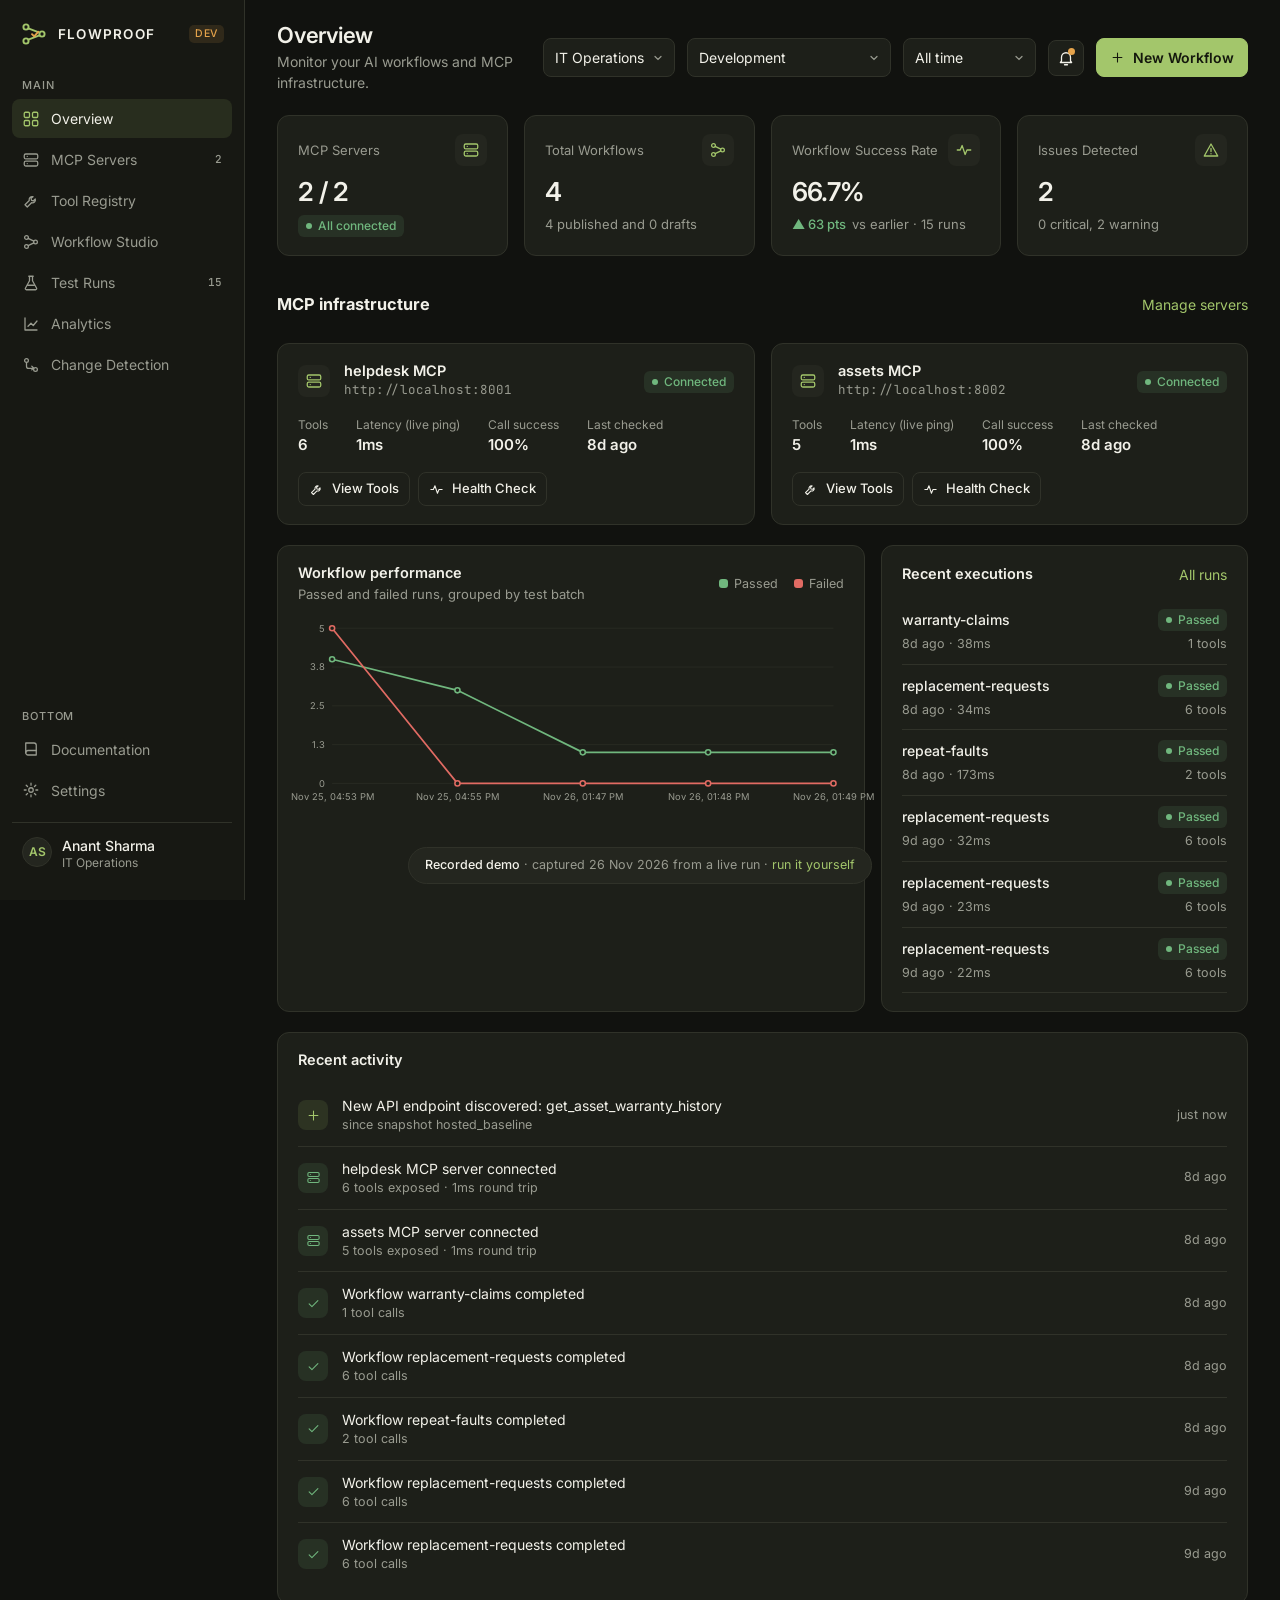
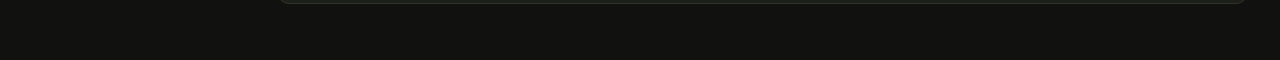
<file: docs/index.html>
<!doctype html>
<html lang="en">
<head>
<meta charset="utf-8">
<meta name="viewport" content="width=device-width,initial-scale=1">
<title>FlowProof</title>
<link rel="preconnect" href="https://fonts.googleapis.com">
<link rel="preconnect" href="https://fonts.gstatic.com" crossorigin>
<link href="https://fonts.googleapis.com/css2?family=Inter:wght@400;500;600&family=JetBrains+Mono:wght@400;500&display=swap" rel="stylesheet">
<link rel="stylesheet" href="app.css">
<script>window.FP_STATIC=true</script>
</head>
<body>
<div class="app">
  <aside id="side">
    <div class="logo">
      <svg viewBox="0 0 28 28" fill="none" stroke="#a3c66b" stroke-width="1.9" stroke-linecap="round" stroke-linejoin="round" aria-hidden="true"><circle cx="6" cy="7" r="2.6"/><circle cx="6" cy="21" r="2.6"/><circle cx="22" cy="14" r="2.6"/><path d="M8.3 8.4l11.2 4.2M8.3 19.6l11.2-4.2"/><path d="M12 14.2l2.2 2.2 4-4.6" stroke="#e5a34b"/></svg>
      <b>FLOWPROOF</b><span class="env">DEV</span>
    </div>
    <div class="nav" id="nav"></div>
    <div class="spacer"></div>
    <div class="nav" id="nav2"></div>
    <div class="me"><div class="avatar">AS</div><div><div style="font-weight:500">Anant Sharma</div><small>IT Operations</small></div></div>
  </aside>
  <main><div id="view"></div></main>
</div>
<div id="layer"></div>
<div class="toasts" id="toasts" role="status" aria-live="polite"></div>

<script src="app.js"></script>
<div class="rec-banner"><b>Recorded demo</b> · captured 26 Nov 2026 from a live run · <a href="https://github.com/anantsharma8055/flowproof">run it yourself</a></div>
</body>
</html>
</file>
<file: docs/app.css>
:root{
  color-scheme:dark;
  --bg:#11120f; --side:#171813; --card:#1d1f19; --elev:#24261f; --line:#303229;
  --acc:#a3c66b; --amb:#e5a34b; --ok:#70b77e; --err:#e16b63; --tx:#f2f1e9; --tx2:#999b90;
  --acc-bg:rgba(163,198,107,.12); --amb-bg:rgba(229,163,75,.12); --ok-bg:rgba(112,183,126,.12); --err-bg:rgba(225,107,99,.12);
  --sans:'Inter',system-ui,-apple-system,sans-serif; --mono:'JetBrains Mono',ui-monospace,Menlo,monospace;
  --ease:cubic-bezier(.2,.7,.2,1);
}
*{box-sizing:border-box}
html,body{margin:0;background:var(--bg);color:var(--tx);font:14px/1.5 var(--sans);-webkit-font-smoothing:antialiased}
button{font:inherit;color:inherit;cursor:pointer}
:focus-visible{outline:2px solid var(--acc);outline-offset:2px;border-radius:6px}
::selection{background:rgba(163,198,107,.35)}
.ic{width:18px;height:18px;fill:none;stroke:currentColor;stroke-width:1.7;stroke-linecap:round;stroke-linejoin:round;flex:none}
.ic.sm{width:15px;height:15px}.ic.lg{width:22px;height:22px}
.mono{font-family:var(--mono);font-size:12.5px}
.mut{color:var(--tx2)}.ok{color:var(--ok)}.err{color:var(--err)}.amb{color:var(--amb)}.acc{color:var(--acc)}

.app{display:grid;grid-template-columns:245px 1fr;min-height:100vh}
aside{background:var(--side);border-right:1px solid var(--line);position:fixed;inset:0 auto 0 0;width:245px;display:flex;flex-direction:column;padding:18px 12px;z-index:30;transition:transform .25s var(--ease)}
.logo{display:flex;align-items:center;gap:10px;padding:2px 8px 18px}
.logo svg{width:28px;height:28px}
.logo b{font-weight:600;letter-spacing:.09em;font-size:13.5px}
.env{margin-left:auto;font:500 10.5px/1 var(--sans);letter-spacing:.06em;color:var(--amb);background:var(--amb-bg);padding:4px 6px;border-radius:5px}
.nav-label{font:500 11px/1 var(--sans);letter-spacing:.08em;color:var(--tx2);padding:14px 10px 8px}
.nav a{display:flex;align-items:center;gap:11px;padding:9px 10px;border-radius:8px;color:var(--tx2);text-decoration:none;transition:background .15s,color .15s;margin-bottom:2px}
.nav a:hover{background:rgba(255,255,255,.04);color:var(--tx)}
.nav a.on{background:var(--acc-bg);color:var(--tx)}
.nav a.on .ic{color:var(--acc)}
.nav .count{margin-left:auto;font:500 11px/1 var(--mono);color:var(--tx2)}
.spacer{flex:1}
.me{display:flex;align-items:center;gap:10px;padding:12px 10px;border-top:1px solid var(--line);margin-top:10px}
.avatar{width:30px;height:30px;border-radius:50%;background:var(--elev);border:1px solid var(--line);display:grid;place-items:center;font-weight:600;font-size:12px;color:var(--acc)}
.me small{display:block;color:var(--tx2);font-size:12px;line-height:1.2}
main{grid-column:2;min-width:0}
.top{display:flex;align-items:center;gap:12px;flex-wrap:wrap;padding:22px 32px 0}
.top h1{font:600 22px/1.2 var(--sans);margin:0;letter-spacing:-.01em}
.top p{margin:3px 0 0;color:var(--tx2)}
.top .grow{flex:1;min-width:220px}
.page{padding:22px 32px 56px;display:grid;gap:20px}
.top .menu-btn{display:none}

.btn{display:inline-flex;align-items:center;gap:8px;border:1px solid var(--line);background:var(--card);padding:8px 13px;border-radius:8px;font-weight:500;transition:background .15s,border-color .15s,transform .1s}
.btn:hover{background:var(--elev);border-color:#41443a}
.btn:active{transform:translateY(1px)}
.btn.pri{background:var(--acc);border-color:var(--acc);color:#14170d;font-weight:600}
.btn.pri:hover{background:#b3d47b;border-color:#b3d47b}
.btn.sm{padding:6px 10px;font-size:13px}
.btn.danger{color:var(--err)}.btn.danger:hover{background:var(--err-bg);border-color:rgba(225,107,99,.4)}
.btn[disabled]{opacity:.55;cursor:progress}
.iconbtn{width:36px;height:36px;display:grid;place-items:center;border:1px solid var(--line);background:var(--card);border-radius:8px;position:relative;transition:background .15s}
.iconbtn:hover{background:var(--elev)}
.dot{position:absolute;top:7px;right:8px;width:7px;height:7px;border-radius:50%;background:var(--amb)}
select,input,textarea{background:var(--card);border:1px solid var(--line);color:var(--tx);border-radius:8px;padding:8px 11px;font:inherit;transition:border-color .15s}
select{appearance:none;padding-right:30px;background-image:url("data:image/svg+xml;utf8,<svg xmlns='http://www.w3.org/2000/svg' width='12' height='12' viewBox='0 0 24 24' fill='none' stroke='%23999b90' stroke-width='2.4' stroke-linecap='round'><path d='M6 9l6 6 6-6'/></svg>");background-repeat:no-repeat;background-position:right 10px center;cursor:pointer}
select:hover,input:hover,textarea:hover{border-color:#41443a}
input:focus,textarea:focus,select:focus{outline:none;border-color:var(--acc);box-shadow:0 0 0 3px rgba(163,198,107,.15)}
textarea{width:100%;resize:vertical;min-height:84px;line-height:1.5}
.field{display:grid;gap:6px}.field label{font-size:12.5px;color:var(--tx2)}
.search{position:relative}.search .ic{position:absolute;left:10px;top:9px;color:var(--tx2)}.search input{padding-left:34px;width:100%}
.seg{display:inline-flex;border:1px solid var(--line);border-radius:8px;overflow:hidden;background:var(--card)}
.seg button{background:none;border:0;padding:7px 12px;color:var(--tx2);font-weight:500;transition:background .15s,color .15s}
.seg button+button{border-left:1px solid var(--line)}
.seg button.on{background:var(--elev);color:var(--tx)}
.badge{display:inline-flex;align-items:center;gap:6px;font:500 12px/1 var(--sans);padding:5px 8px;border-radius:6px;white-space:nowrap}
.badge i{width:6px;height:6px;border-radius:50%;background:currentColor}
.badge.ok{background:var(--ok-bg);color:var(--ok)}.badge.err{background:var(--err-bg);color:var(--err)}.badge.amb{background:var(--amb-bg);color:var(--amb)}.badge.acc{background:var(--acc-bg);color:var(--acc)}.badge.mu{background:rgba(255,255,255,.06);color:var(--tx2)}
.method{font:500 11px/1 var(--mono);padding:4px 6px;border-radius:5px;background:rgba(255,255,255,.06);color:var(--tx2)}
.method.POST{background:var(--amb-bg);color:var(--amb)}.method.GET{background:var(--ok-bg);color:var(--ok)}

.card{background:var(--card);border:1px solid var(--line);border-radius:12px;padding:18px 20px}
.card h3{margin:0;font:600 14.5px/1.3 var(--sans)}
.card .sub{color:var(--tx2);font-size:13px;margin-top:2px}
.card-h{display:flex;align-items:center;justify-content:space-between;gap:12px;margin-bottom:14px;flex-wrap:wrap}
.grid{display:grid;gap:16px}.g4{grid-template-columns:repeat(4,minmax(0,1fr))}.g2{grid-template-columns:repeat(2,minmax(0,1fr))}
.g-main{grid-template-columns:minmax(0,1.6fr) minmax(0,1fr)}
.kpi{display:block;text-align:left;width:100%;transition:border-color .15s,background .15s,transform .15s var(--ease)}
.kpi:hover{border-color:#4a4d40;background:#202219;transform:translateY(-1px)}
.kpi .top-row{display:flex;justify-content:space-between;align-items:center;color:var(--tx2);font-size:13px}
.kpi .v{font:600 26px/1.1 var(--sans);letter-spacing:-.02em;margin:12px 0 8px}
.kpi .s{display:flex;align-items:center;gap:6px;color:var(--tx2);font-size:13px;flex-wrap:wrap}
.ico{width:32px;height:32px;border-radius:8px;display:grid;place-items:center;background:var(--elev);color:var(--acc);flex:none}
.trend{font-weight:500}

.tbl{width:100%;border-collapse:collapse}
.tbl th{font:500 12px/1 var(--sans);color:var(--tx2);text-align:left;padding:0 12px 10px;border-bottom:1px solid var(--line);white-space:nowrap}
.tbl td{padding:12px;border-bottom:1px solid var(--line);vertical-align:middle}
.tbl tr:last-child td{border-bottom:0}
.tbl tbody tr{transition:background .12s}
.tbl tbody tr.click{cursor:pointer}.tbl tbody tr.click:hover{background:rgba(255,255,255,.03)}
.tbl tr.sel{background:var(--acc-bg)}
.scroll{overflow-x:auto}
.name{font-weight:500}.sm2{font-size:12.5px;color:var(--tx2)}
.filters{display:flex;gap:10px;flex-wrap:wrap;align-items:center}
.filters .search{flex:1;min-width:200px;max-width:340px}

.srv .head{display:flex;align-items:center;gap:14px;flex-wrap:wrap}
.srv .stats{display:flex;gap:28px;margin:16px 0;flex-wrap:wrap}
.srv .stats div small{display:block;color:var(--tx2);font-size:12px}
.srv .stats div b{font-weight:600;font-size:15px}
.actions{display:flex;gap:8px;flex-wrap:wrap}
.expand{border-top:1px solid var(--line);margin-top:16px;padding-top:16px;display:grid;gap:16px}
.kv{display:grid;grid-template-columns:150px 1fr;gap:8px 16px;margin:0}.kv dt{color:var(--tx2)}.kv dd{margin:0;word-break:break-all}
.toolrow{border:1px solid var(--line);border-radius:9px;margin-bottom:8px;background:var(--bg)}
.toolrow summary{list-style:none;display:flex;gap:10px;align-items:center;padding:10px 12px;cursor:pointer}
.toolrow summary::-webkit-details-marker{display:none}
.toolrow[open] summary{border-bottom:1px solid var(--line)}
.toolrow .body{padding:12px;display:grid;gap:10px}
.disc{opacity:.7}

.json{background:#0c0d0a;border:1px solid var(--line);border-radius:9px;padding:14px 16px;font:12.5px/1.65 var(--mono);overflow:auto;max-height:340px;white-space:pre;margin:0;color:#cfd1c4}
.json .k{color:var(--acc)}.json .s{color:#e0c58a}.json .n{color:var(--amb)}.json .b{color:#f08f86}
.term-h{display:flex;gap:6px;align-items:center;padding:9px 12px;background:#15160f;border:1px solid var(--line);border-bottom:0;border-radius:9px 9px 0 0}
.term-h i{width:9px;height:9px;border-radius:50%;background:#3a3d31}.term-h span{margin-left:8px;font:12px var(--mono);color:var(--tx2)}
.term-h+.json{border-radius:0 0 9px 9px}

.scrim{position:fixed;inset:0;background:rgba(0,0,0,.5);z-index:40;animation:fade .2s}
.drawer{position:fixed;top:0;right:0;bottom:0;width:min(520px,100vw);background:var(--side);border-left:1px solid var(--line);z-index:41;display:flex;flex-direction:column;animation:slide .28s var(--ease)}
.drawer .dh{display:flex;align-items:flex-start;justify-content:space-between;gap:12px;padding:20px 22px;border-bottom:1px solid var(--line)}
.drawer .db{padding:20px 22px;overflow:auto;display:grid;gap:18px;align-content:start}
.drawer h2{margin:0;font:600 17px/1.3 var(--mono)}
.modal{position:fixed;left:50%;top:50%;transform:translate(-50%,-50%);width:min(560px,calc(100vw - 32px));background:var(--side);border:1px solid var(--line);border-radius:14px;z-index:41;padding:24px;display:grid;gap:16px;animation:pop .22s var(--ease);max-height:90vh;overflow:auto}
.modal h2{margin:0;font:600 17px/1.3 var(--sans)}
@keyframes fade{from{opacity:0}}@keyframes slide{from{transform:translateX(24px);opacity:0}}@keyframes pop{from{opacity:0;transform:translate(-50%,-48%) scale(.97)}}
.toasts{position:fixed;right:20px;bottom:20px;display:grid;gap:10px;z-index:60}
.toast{background:var(--elev);border:1px solid var(--line);border-radius:10px;padding:12px 14px;display:flex;gap:10px;align-items:flex-start;min-width:260px;max-width:380px;animation:slide .3s var(--ease);box-shadow:0 8px 24px rgba(0,0,0,.35)}
.toast.ok .ic{color:var(--ok)}.toast.err .ic{color:var(--err)}.toast.info .ic{color:var(--acc)}
.pop{position:absolute;right:0;top:44px;width:340px;background:var(--elev);border:1px solid var(--line);border-radius:12px;z-index:35;animation:pop2 .18s var(--ease);box-shadow:0 12px 32px rgba(0,0,0,.4);overflow:hidden}
@keyframes pop2{from{opacity:0;transform:translateY(-4px)}}
.pop .it{display:flex;gap:10px;padding:12px 14px;border-bottom:1px solid var(--line)}.pop .it:last-child{border:0}
.rel{position:relative}

.feed{display:grid}
.feed .it{display:grid;grid-template-columns:32px 1fr auto;gap:12px;align-items:center;padding:11px 0;border-bottom:1px solid var(--line)}
.feed .it:last-child{border:0}
.feed .ico{width:30px;height:30px}
.feed .ico.ok{background:var(--ok-bg);color:var(--ok)}.feed .ico.err{background:var(--err-bg);color:var(--err)}.feed .ico.amb{background:var(--amb-bg);color:var(--amb)}.feed .ico.acc{background:var(--acc-bg);color:var(--acc)}

.chart{position:relative}
.chart svg{width:100%;height:auto;display:block;overflow:visible}
.chart text{fill:var(--tx2);font:11px var(--sans)}
.tip{position:absolute;pointer-events:none;background:var(--elev);border:1px solid var(--line);border-radius:8px;padding:8px 10px;font-size:12.5px;white-space:nowrap;opacity:0;transition:opacity .12s;z-index:5}
.legend{display:flex;gap:16px;color:var(--tx2);font-size:12.5px}.legend i{display:inline-block;width:9px;height:9px;border-radius:3px;margin-right:6px}
.bar-row{display:grid;grid-template-columns:150px 1fr 56px;gap:12px;align-items:center;padding:7px 0}
.bar-row .track{height:8px;background:var(--elev);border-radius:5px;overflow:hidden}.bar-row .track b{display:block;height:100%;border-radius:5px;transition:width .5s var(--ease)}

.sk{background:linear-gradient(90deg,var(--card),var(--elev),var(--card));background-size:200% 100%;animation:sh 1.3s linear infinite;border-radius:10px;min-height:18px}
@keyframes sh{to{background-position:-200% 0}}
.empty{display:grid;justify-items:center;text-align:center;gap:10px;padding:44px 20px;color:var(--tx2)}
.empty .ico{width:44px;height:44px;border-radius:12px}
.empty b{color:var(--tx);font-weight:600}
.spin{width:14px;height:14px;border:2px solid rgba(255,255,255,.2);border-top-color:var(--acc);border-radius:50%;animation:rot .7s linear infinite;display:inline-block}
@keyframes rot{to{transform:rotate(360deg)}}

.studio{display:grid;grid-template-columns:minmax(0,1fr) 330px;gap:16px;align-items:start}
.canvas{position:relative;border:1px solid var(--line);border-radius:12px;background-color:var(--card);background-image:radial-gradient(#2c2e25 1px,transparent 1px);background-size:20px 20px;padding:34px 28px;overflow:auto;min-height:230px}
.flow{display:flex;align-items:center;gap:0;min-width:max-content}
.node{width:176px;background:var(--elev);border:1px solid var(--line);border-radius:11px;padding:12px;text-align:left;transition:border-color .15s,transform .15s var(--ease);position:relative;flex:none}
button.node:hover{border-color:#4a4d40;transform:translateY(-2px)}
.node.sel{border-color:var(--acc);box-shadow:0 0 0 3px rgba(163,198,107,.14)}
.node .nt{display:flex;align-items:center;gap:8px;margin-bottom:8px}.node .nt .ico{width:24px;height:24px;border-radius:6px}
.node .nn{font:500 13px/1.25 var(--mono);word-break:break-all}
.node .ns{display:flex;justify-content:space-between;align-items:center;margin-top:10px;font-size:12px;color:var(--tx2)}
.conn{width:34px;height:2px;background:var(--line);flex:none;position:relative}
.conn::after{content:"";position:absolute;right:-1px;top:-3px;border-left:6px solid var(--line);border-top:4px solid transparent;border-bottom:4px solid transparent}
.conn.live{background:var(--acc)}.conn.live::after{border-left-color:var(--acc)}
.st{width:8px;height:8px;border-radius:50%;display:inline-block;background:var(--tx2)}
.st.run{background:var(--amb);animation:pulse 1s infinite}.st.ok{background:var(--ok)}.st.err{background:var(--err)}.st.hold{background:var(--amb)}
@keyframes pulse{50%{opacity:.35}}
.chips{display:flex;gap:8px;flex-wrap:wrap}
.chip{border:1px solid var(--line);background:var(--card);border-radius:8px;padding:6px 10px;font-size:13px;display:inline-flex;align-items:center;gap:7px;transition:border-color .15s,background .15s}
.chip.on{border-color:rgba(163,198,107,.55);background:var(--acc-bg)}
.report{display:grid;gap:12px}
.vrow{display:grid;grid-template-columns:20px 110px 1fr;gap:10px;align-items:baseline;font-size:13.5px}

.trace{display:grid;grid-template-columns:minmax(0,1fr) minmax(0,1.1fr);gap:16px;align-items:start}
.tl{display:grid;gap:0}
.step{display:grid;grid-template-columns:30px 1fr;gap:14px;text-align:left;background:none;border:0;padding:0;width:100%}
.step .rail{display:grid;justify-items:center;grid-template-rows:auto 1fr}
.step .rail b{width:30px;height:30px;border-radius:50%;display:grid;place-items:center;background:var(--elev);border:1px solid var(--line)}
.step .rail b.ok{color:var(--ok);background:var(--ok-bg);border-color:rgba(112,183,126,.35)}.step .rail b.err{color:var(--err);background:var(--err-bg);border-color:rgba(225,107,99,.35)}.step .rail b.hold{color:var(--amb);background:var(--amb-bg);border-color:rgba(229,163,75,.35)}
.step .rail u{width:2px;flex:1;background:var(--line);min-height:14px;margin:3px 0}
.step .sb{border:1px solid transparent;border-radius:10px;padding:10px 12px;margin-bottom:8px;transition:background .15s,border-color .15s}
.step:hover .sb{background:rgba(255,255,255,.03)}.step.sel .sb{background:var(--elev);border-color:var(--line)}

.crumb{display:flex;align-items:center;gap:8px;color:var(--tx2);font-size:13px}.crumb a{color:var(--tx2);text-decoration:none}.crumb a:hover{color:var(--tx)}
a.lnk{color:var(--acc);text-decoration:none}a.lnk:hover{text-decoration:underline}
.diffrow.added td:first-child{box-shadow:inset 2px 0 var(--ok)}.diffrow.removed td:first-child{box-shadow:inset 2px 0 var(--err)}.diffrow.changed td:first-child{box-shadow:inset 2px 0 var(--amb)}
.stat-line{display:flex;justify-content:space-between;padding:10px 0;border-bottom:1px solid var(--line)}.stat-line:last-child{border:0}

@media (max-width:1180px){.g4{grid-template-columns:repeat(2,minmax(0,1fr))}.g-main,.studio,.trace{grid-template-columns:1fr}}
@media (max-width:900px){
  .app{grid-template-columns:1fr}aside{transform:translateX(-100%)}aside.open{transform:none}main{grid-column:1}
  .top .menu-btn{display:grid}.top,.page{padding-left:16px;padding-right:16px}
  .g2{grid-template-columns:1fr}.kv{grid-template-columns:1fr}
}
@media (max-width:560px){.g4{grid-template-columns:1fr}.bar-row{grid-template-columns:100px 1fr 48px}}
@media (prefers-reduced-motion:reduce){*{animation:none!important;transition:none!important}}
.rec-banner{position:fixed;left:50%;bottom:16px;transform:translateX(-50%);z-index:50;background:var(--elev);border:1px solid var(--line);border-radius:999px;padding:8px 16px;font-size:12.5px;color:var(--tx2);white-space:nowrap;max-width:calc(100vw - 32px);overflow:hidden;text-overflow:ellipsis}.rec-banner a{color:var(--acc);text-decoration:none}.rec-banner b{color:var(--tx);font-weight:500}
</file>
